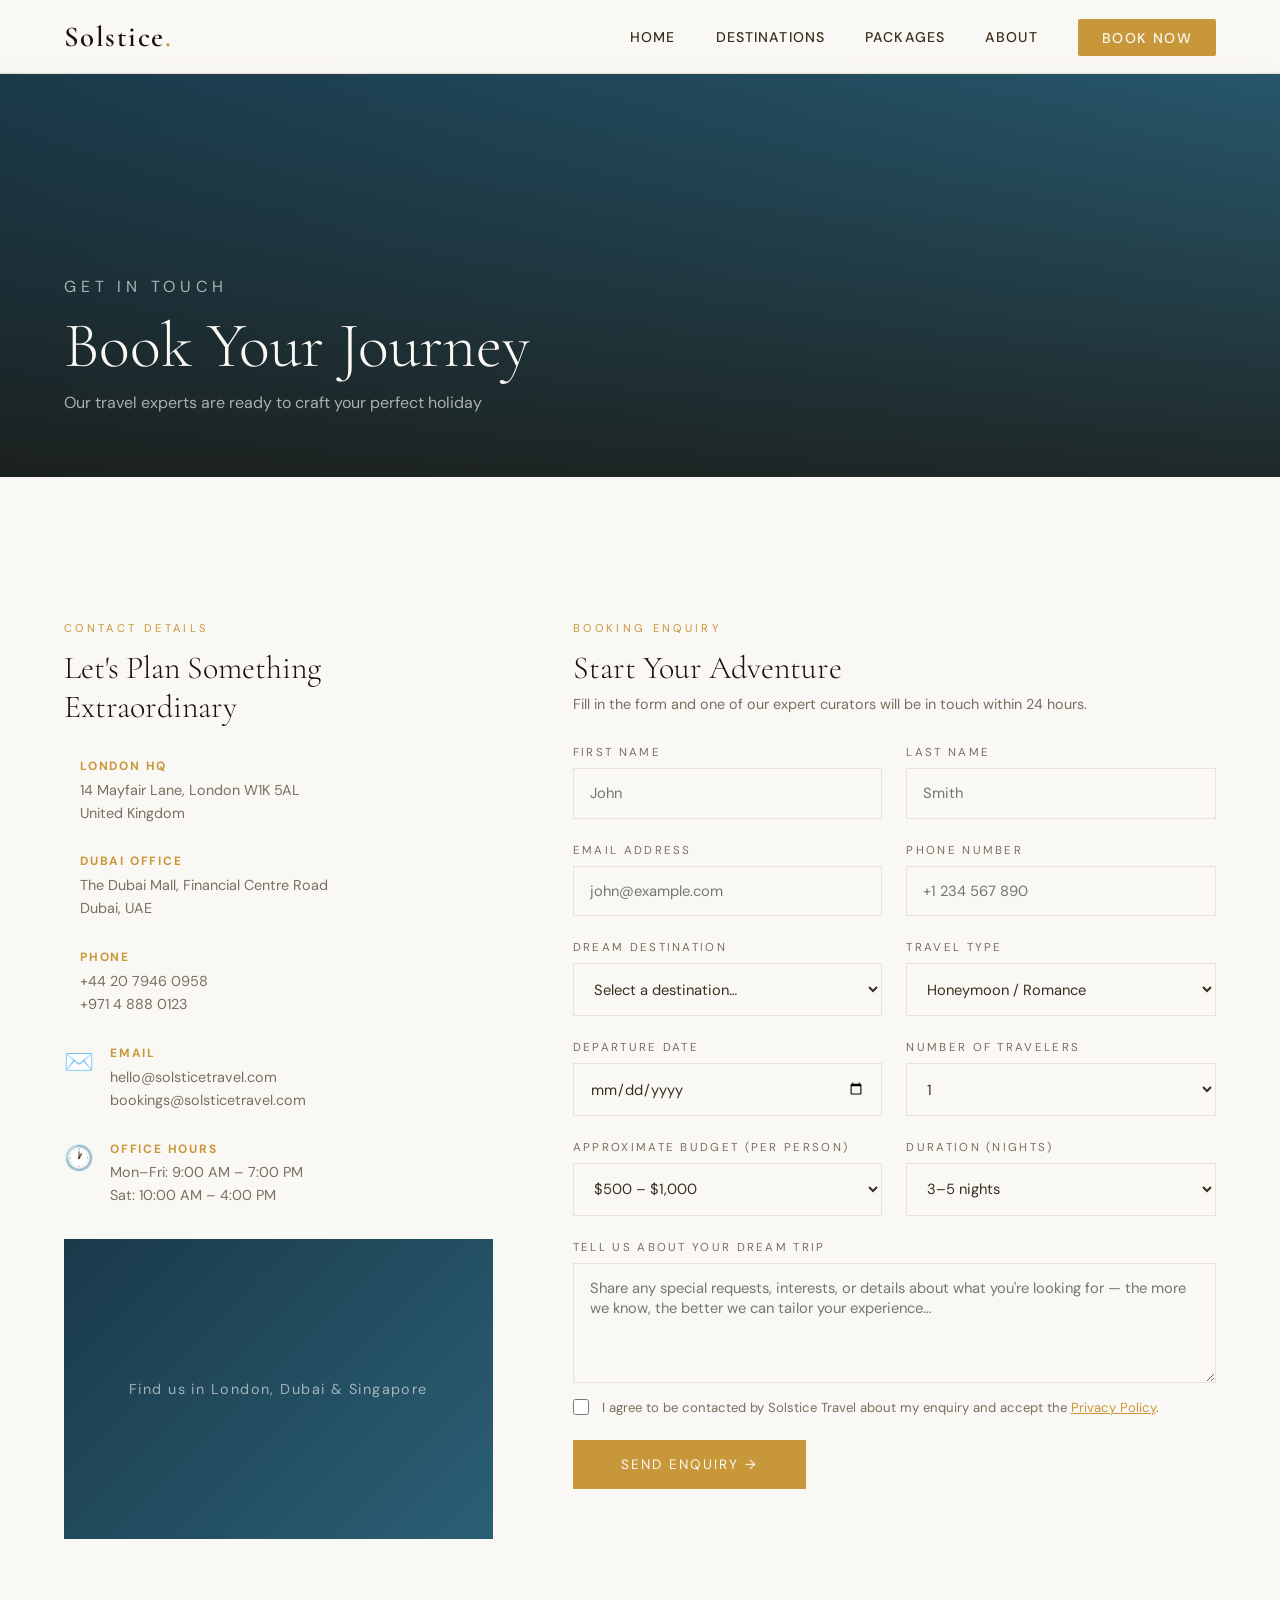
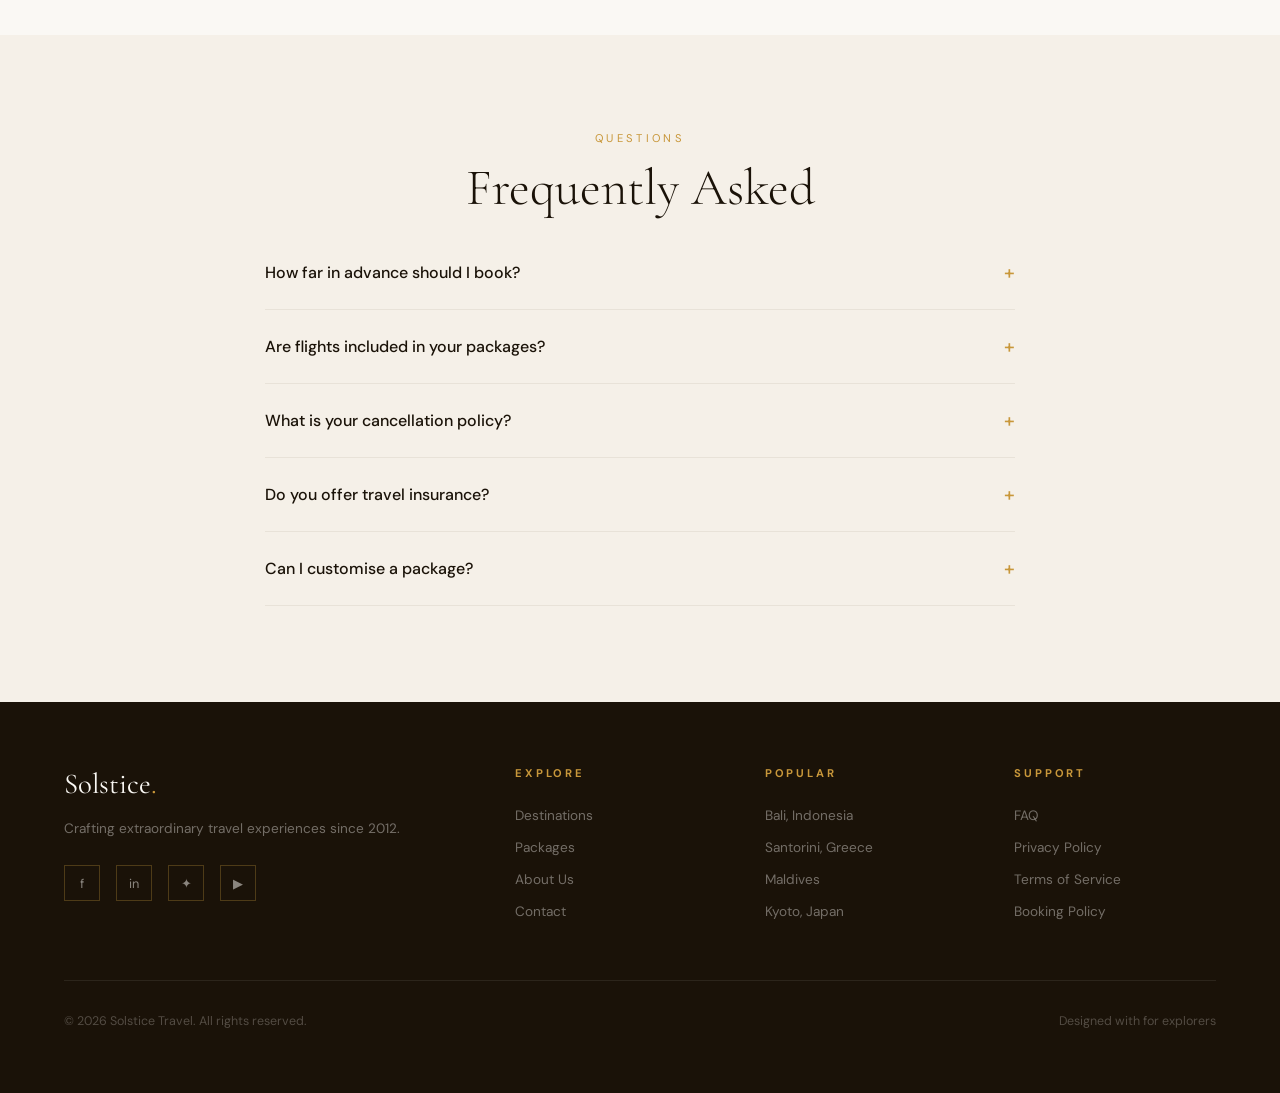
<file: holiday-booking/contact.html>
<!DOCTYPE html>
<html lang="en">
<head>
  <meta charset="UTF-8" />
  <meta name="viewport" content="width=device-width, initial-scale=1.0" />
  <title>Contact & Booking — Solstice Travel</title>
  <link rel="stylesheet" href="css/style.css" />
  <style>
    .success-msg {
      display: none;
      background: var(--sand); border: 1px solid var(--gold);
      border-left: 4px solid var(--gold);
      padding: 1.5rem 2rem; margin-top: 2rem;
    }
    .success-msg h3 {
      font-family: 'Cormorant Garamond', serif;
      font-size: 1.5rem; color: var(--gold); margin-bottom: 0.4rem;
    }
    .success-msg p { font-size: 0.9rem; color: var(--text-light); }
    .map-placeholder {
      width: 100%; height: 300px;
      background: linear-gradient(135deg, #1a3a4a, #2b5f75);
      display: flex; align-items: center; justify-content: center;
      position: relative; overflow: hidden;
    }
    .map-placeholder::after {
      content: ' Find us in London, Dubai & Singapore';
      color: rgba(250,248,244,0.6); font-size: 0.9rem;
      letter-spacing: 0.1em;
    }
    .faq-list { margin-top: 2rem; }
    .faq-item {
      border-bottom: 1px solid var(--mist); overflow: hidden;
    }
    .faq-q {
      width: 100%; text-align: left; background: none; border: none;
      padding: 1.5rem 0; cursor: pointer;
      font-family: 'DM Sans', sans-serif;
      font-size: 1rem; color: var(--deep); font-weight: 500;
      display: flex; justify-content: space-between; align-items: center;
    }
    .faq-q:hover { color: var(--gold); }
    .faq-icon { font-size: 1.2rem; color: var(--gold); transition: transform 0.3s; }
    .faq-item.open .faq-icon { transform: rotate(45deg); }
    .faq-a {
      max-height: 0; overflow: hidden;
      transition: max-height 0.4s ease;
      font-size: 0.9rem; color: var(--text-light); line-height: 1.8;
    }
    .faq-item.open .faq-a { max-height: 200px; padding-bottom: 1.2rem; }
  </style>
</head>
<body>

<nav>
  <a href="index.html" class="nav-logo">Solstice<span>.</span></a>
  <ul class="nav-links">
    <li><a href="index.html">Home</a></li>
    <li><a href="destinations.html">Destinations</a></li>
    <li><a href="packages.html">Packages</a></li>
    <li><a href="about.html">About</a></li>
    <li><a href="contact.html" class="nav-cta">Book Now</a></li>
  </ul>
</nav>

<div class="page-banner">
  <div class="page-banner-bg"></div>
  <div class="page-banner-overlay"></div>
  <div class="page-banner-content">
    <p class="section-label" style="margin-bottom:0.6rem">Get in Touch</p>
    <h1>Book Your Journey</h1>
    <p>Our travel experts are ready to craft your perfect holiday</p>
  </div>
</div>

<section>
  <div class="contact-wrapper">
    <!-- INFO -->
    <div class="fade-in">
      <div class="section-label">Contact Details</div>
      <h2 style="font-family:'Cormorant Garamond',serif; font-size:2rem; font-weight:300; margin-bottom:2rem; color:var(--deep);">Let's Plan Something<br>Extraordinary</h2>

      <div class="contact-item">
        <div class="contact-item-icon"></div>
        <div class="contact-item-text">
          <h4>London HQ</h4>
          <p>14 Mayfair Lane, London W1K 5AL<br>United Kingdom</p>
        </div>
      </div>
      <div class="contact-item">
        <div class="contact-item-icon"></div>
        <div class="contact-item-text">
          <h4>Dubai Office</h4>
          <p>The Dubai Mall, Financial Centre Road<br>Dubai, UAE</p>
        </div>
      </div>
      <div class="contact-item">
        <div class="contact-item-icon"></div>
        <div class="contact-item-text">
          <h4>Phone</h4>
          <p>+44 20 7946 0958<br>+971 4 888 0123</p>
        </div>
      </div>
      <div class="contact-item">
        <div class="contact-item-icon">✉️</div>
        <div class="contact-item-text">
          <h4>Email</h4>
          <p>hello@solsticetravel.com<br>bookings@solsticetravel.com</p>
        </div>
      </div>
      <div class="contact-item">
        <div class="contact-item-icon">🕐</div>
        <div class="contact-item-text">
          <h4>Office Hours</h4>
          <p>Mon–Fri: 9:00 AM – 7:00 PM<br>Sat: 10:00 AM – 4:00 PM</p>
        </div>
      </div>

      <div class="map-placeholder" style="margin-top:2rem;"></div>
    </div>

    <!-- FORM -->
    <div class="fade-in" style="transition-delay:0.2s">
      <div class="section-label">Booking Enquiry</div>
      <h2 style="font-family:'Cormorant Garamond',serif; font-size:2rem; font-weight:300; margin-bottom:0.5rem; color:var(--deep);">Start Your Adventure</h2>
      <p style="color:var(--text-light); margin-bottom:2rem; font-size:0.9rem;">Fill in the form and one of our expert curators will be in touch within 24 hours.</p>

      <div class="form-grid">
        <div class="form-group">
          <label>First Name</label>
          <input type="text" placeholder="John" id="fname" />
        </div>
        <div class="form-group">
          <label>Last Name</label>
          <input type="text" placeholder="Smith" id="lname" />
        </div>
        <div class="form-group">
          <label>Email Address</label>
          <input type="email" placeholder="john@example.com" id="email" />
        </div>
        <div class="form-group">
          <label>Phone Number</label>
          <input type="tel" placeholder="+1 234 567 890" />
        </div>
        <div class="form-group">
          <label>Dream Destination</label>
          <select id="destination">
            <option value="">Select a destination…</option>
            <option>Bali, Indonesia</option>
            <option>Santorini, Greece</option>
            <option>Maldives</option>
            <option>Kyoto, Japan</option>
            <option>Amalfi Coast, Italy</option>
            <option>Machu Picchu, Peru</option>
            <option>Zanzibar, Tanzania</option>
            <option>New Zealand</option>
            <option>Other (specify below)</option>
          </select>
        </div>
        <div class="form-group">
          <label>Travel Type</label>
          <select>
            <option>Honeymoon / Romance</option>
            <option>Family Holiday</option>
            <option>Adventure Trip</option>
            <option>Luxury Retreat</option>
            <option>Solo Travel</option>
            <option>Group Travel</option>
          </select>
        </div>
        <div class="form-group">
          <label>Departure Date</label>
          <input type="date" />
        </div>
        <div class="form-group">
          <label>Number of Travelers</label>
          <select>
            <option>1</option>
            <option>2</option>
            <option>3</option>
            <option>4</option>
            <option>5+</option>
          </select>
        </div>
        <div class="form-group">
          <label>Approximate Budget (per person)</label>
          <select>
            <option>$500 – $1,000</option>
            <option>$1,000 – $2,000</option>
            <option>$2,000 – $3,500</option>
            <option>$3,500 – $5,000</option>
            <option>$5,000+</option>
          </select>
        </div>
        <div class="form-group">
          <label>Duration (nights)</label>
          <select>
            <option>3–5 nights</option>
            <option>6–8 nights</option>
            <option>9–12 nights</option>
            <option>13–20 nights</option>
            <option>21+ nights</option>
          </select>
        </div>
        <div class="form-group full">
          <label>Tell Us About Your Dream Trip</label>
          <textarea placeholder="Share any special requests, interests, or details about what you're looking for — the more we know, the better we can tailor your experience…"></textarea>
        </div>
      </div>

      <div style="margin-top:1rem; display:flex; align-items:center; gap:0.8rem; margin-bottom:1rem;">
        <input type="checkbox" id="consent" style="width:16px;height:16px;accent-color:var(--gold);" />
        <label for="consent" style="font-size:0.82rem; color:var(--text-light);">I agree to be contacted by Solstice Travel about my enquiry and accept the <a href="#" style="color:var(--gold);">Privacy Policy</a>.</label>
      </div>

      <button class="btn-submit" onclick="submitForm()">Send Enquiry →</button>

      <div class="success-msg" id="successMsg">
        <h3>Enquiry Received! ✦</h3>
        <p>Thank you for reaching out. One of our travel curators will contact you within 24 hours to begin crafting your perfect journey.</p>
      </div>
    </div>
  </div>
</section>

<!-- FAQ -->
<section style="background:var(--sand);">
  <div class="text-center">
    <div class="section-label fade-in">Questions</div>
    <h2 class="section-title fade-in">Frequently Asked</h2>
  </div>

  <div class="faq-list fade-in" style="max-width:750px; margin:0 auto;">
    <div class="faq-item">
      <button class="faq-q" onclick="toggleFaq(this)">
        How far in advance should I book? <span class="faq-icon">+</span>
      </button>
      <div class="faq-a">We recommend booking at least 3–6 months in advance for peak season destinations. However, we can often accommodate last-minute requests — just reach out and we'll do our best.</div>
    </div>
    <div class="faq-item">
      <button class="faq-q" onclick="toggleFaq(this)">
        Are flights included in your packages? <span class="faq-icon">+</span>
      </button>
      <div class="faq-a">Most of our packages include return flights from major hub cities. If your departure city isn't covered, we'll quote flights separately at competitive rates through our airline partners.</div>
    </div>
    <div class="faq-item">
      <button class="faq-q" onclick="toggleFaq(this)">
        What is your cancellation policy? <span class="faq-icon">+</span>
      </button>
      <div class="faq-a">Cancellations made more than 60 days before departure receive a full refund. Between 30–60 days, a 50% refund applies. Within 30 days, packages are non-refundable but may be rescheduled subject to availability.</div>
    </div>
    <div class="faq-item">
      <button class="faq-q" onclick="toggleFaq(this)">
        Do you offer travel insurance? <span class="faq-icon">+</span>
      </button>
      <div class="faq-a">Yes. We partner with top-rated insurers to offer comprehensive travel insurance covering medical emergencies, cancellations, lost luggage, and more. We strongly recommend all travelers take out cover.</div>
    </div>
    <div class="faq-item">
      <button class="faq-q" onclick="toggleFaq(this)">
        Can I customise a package? <span class="faq-icon">+</span>
      </button>
      <div class="faq-a">Absolutely — in fact, most of our clients prefer bespoke itineraries. Tell us your budget, interests, and travel style, and we'll design something completely unique for you.</div>
    </div>
  </div>
</section>

<!-- FOOTER -->
<footer>
  <div class="footer-grid">
    <div>
      <div class="footer-logo">Solstice<span>.</span></div>
      <p class="footer-desc">Crafting extraordinary travel experiences since 2012.</p>
      <div class="footer-social">
        <a class="social-btn" href="#">f</a>
        <a class="social-btn" href="#">in</a>
        <a class="social-btn" href="#">✦</a>
        <a class="social-btn" href="#">▶</a>
      </div>
    </div>
    <div class="footer-col">
      <h4>Explore</h4>
      <ul>
        <li><a href="destinations.html">Destinations</a></li>
        <li><a href="packages.html">Packages</a></li>
        <li><a href="about.html">About Us</a></li>
        <li><a href="contact.html">Contact</a></li>
      </ul>
    </div>
    <div class="footer-col">
      <h4>Popular</h4>
      <ul>
        <li><a href="#">Bali, Indonesia</a></li>
        <li><a href="#">Santorini, Greece</a></li>
        <li><a href="#">Maldives</a></li>
        <li><a href="#">Kyoto, Japan</a></li>
      </ul>
    </div>
    <div class="footer-col">
      <h4>Support</h4>
      <ul>
        <li><a href="#">FAQ</a></li>
        <li><a href="#">Privacy Policy</a></li>
        <li><a href="#">Terms of Service</a></li>
        <li><a href="#">Booking Policy</a></li>
      </ul>
    </div>
  </div>
  <div class="footer-bottom">
    <p>© 2026 Solstice Travel. All rights reserved.</p>
    <p>Designed with  for explorers</p>
  </div>
</footer>

<script src="js/main.js"></script>
<script>
function submitForm() {
  const fname = document.getElementById('fname').value;
  const email = document.getElementById('email').value;
  if (!fname || !email) {
    alert('Please fill in your name and email address.');
    return;
  }
  document.getElementById('successMsg').style.display = 'block';
  document.querySelector('.btn-submit').disabled = true;
  document.querySelector('.btn-submit').textContent = 'Enquiry Sent ✓';
  document.querySelector('.btn-submit').style.background = 'var(--ocean)';
  document.getElementById('successMsg').scrollIntoView({ behavior: 'smooth' });
}

function toggleFaq(btn) {
  const item = btn.closest('.faq-item');
  const isOpen = item.classList.contains('open');
  document.querySelectorAll('.faq-item').forEach(i => i.classList.remove('open'));
  if (!isOpen) item.classList.add('open');
}
</script>
</body>
</html>
</file>
<file: holiday-booking/css/style.css>
@import url('https://fonts.googleapis.com/css2?family=Cormorant+Garamond:ital,wght@0,300;0,400;0,600;1,300;1,400&family=DM+Sans:wght@300;400;500&display=swap');

:root {
  --sand: #f5f0e8;
  --deep: #1a1208;
  --gold: #c8973a;
  --gold-light: #e8c07a;
  --terra: #8b4a2f;
  --ocean: #2b5f75;
  --mist: #e8e2d8;
  --white: #faf8f4;
  --text: #3a2e1e;
  --text-light: #7a6e5e;
}

* { margin: 0; padding: 0; box-sizing: border-box; }

html { scroll-behavior: smooth; }

body {
  font-family: 'DM Sans', sans-serif;
  background: var(--white);
  color: var(--text);
  overflow-x: hidden;
}

/* ---- NAV ---- */
nav {
  position: fixed; top: 0; width: 100%; z-index: 100;
  display: flex; align-items: center; justify-content: space-between;
  padding: 1.2rem 4rem;
  background: rgba(250,248,244,0.92);
  backdrop-filter: blur(12px);
  border-bottom: 1px solid rgba(200,151,58,0.15);
  transition: all 0.3s ease;
}

.nav-logo {
  font-family: 'Cormorant Garamond', serif;
  font-size: 1.8rem; font-weight: 600; letter-spacing: 0.05em;
  color: var(--deep); text-decoration: none;
}
.nav-logo span { color: var(--gold); }

.nav-links { display: flex; gap: 2.5rem; list-style: none; }
.nav-links a {
  text-decoration: none; color: var(--text); font-size: 0.88rem;
  font-weight: 500; letter-spacing: 0.08em; text-transform: uppercase;
  position: relative; padding-bottom: 2px;
  transition: color 0.3s;
}
.nav-links a::after {
  content: ''; position: absolute; bottom: 0; left: 0;
  width: 0; height: 1px; background: var(--gold);
  transition: width 0.3s ease;
}
.nav-links a:hover { color: var(--gold); }
.nav-links a:hover::after { width: 100%; }
.nav-links a.active { color: var(--gold); }
.nav-links a.active::after { width: 100%; }

.nav-cta {
  background: var(--gold); color: var(--white) !important;
  padding: 0.6rem 1.5rem !important; border-radius: 2px;
  letter-spacing: 0.1em !important;
}
.nav-cta::after { display: none !important; }
.nav-cta:hover { background: var(--terra) !important; color: var(--white) !important; }

/* ---- HERO ---- */
.hero {
  min-height: 100vh;
  position: relative;
  display: flex; align-items: center;
  overflow: hidden;
}

.hero-bg {
  position: absolute; inset: 0;
  background: linear-gradient(135deg, #1a3a4a 0%, #2b5f75 40%, #1a2a1a 100%);
}

.hero-overlay {
  position: absolute; inset: 0;
  background: url("data:image/svg+xml,%3Csvg width='60' height='60' viewBox='0 0 60 60' xmlns='http://www.w3.org/2000/svg'%3E%3Cg fill='none' fill-rule='evenodd'%3E%3Cg fill='%23c8973a' fill-opacity='0.04'%3E%3Cpath d='M36 34v-4h-2v4h-4v2h4v4h2v-4h4v-2h-4zm0-30V0h-2v4h-4v2h4v4h2V6h4V4h-4zM6 34v-4H4v4H0v2h4v4h2v-4h4v-2H6zM6 4V0H4v4H0v2h4v4h2V6h4V4H6z'/%3E%3C/g%3E%3C/g%3E%3C/svg%3E");
}

.hero-content {
  position: relative; z-index: 2;
  padding: 0 4rem; max-width: 800px;
  animation: fadeUp 1.2s ease both;
}

.hero-label {
  font-size: 0.75rem; letter-spacing: 0.3em; text-transform: uppercase;
  color: var(--gold-light); margin-bottom: 1.5rem;
  display: flex; align-items: center; gap: 1rem;
}
.hero-label::before {
  content: ''; display: block; width: 3rem; height: 1px; background: var(--gold);
}

.hero h1 {
  font-family: 'Cormorant Garamond', serif;
  font-size: clamp(3.5rem, 8vw, 7rem);
  font-weight: 300; line-height: 1.0;
  color: var(--white); margin-bottom: 1.5rem;
}
.hero h1 em { font-style: italic; color: var(--gold-light); }

.hero p {
  font-size: 1.1rem; color: rgba(250,248,244,0.7);
  line-height: 1.8; max-width: 500px; margin-bottom: 3rem;
}

.hero-btns { display: flex; gap: 1.5rem; flex-wrap: wrap; }

.btn-primary {
  display: inline-block; padding: 1rem 2.5rem;
  background: var(--gold); color: var(--white);
  text-decoration: none; font-size: 0.85rem;
  letter-spacing: 0.12em; text-transform: uppercase;
  border: 1px solid var(--gold); transition: all 0.3s;
}
.btn-primary:hover { background: transparent; color: var(--gold-light); }

.btn-outline {
  display: inline-block; padding: 1rem 2.5rem;
  background: transparent; color: var(--white);
  text-decoration: none; font-size: 0.85rem;
  letter-spacing: 0.12em; text-transform: uppercase;
  border: 1px solid rgba(250,248,244,0.4); transition: all 0.3s;
}
.btn-outline:hover { border-color: var(--gold-light); color: var(--gold-light); }

.hero-stats {
  position: absolute; bottom: 4rem; right: 4rem;
  display: flex; gap: 3rem;
  animation: fadeUp 1.4s 0.3s ease both;
}
.stat { text-align: center; }
.stat-num {
  font-family: 'Cormorant Garamond', serif;
  font-size: 2.5rem; font-weight: 300; color: var(--gold-light);
  display: block;
}
.stat-label {
  font-size: 0.7rem; letter-spacing: 0.2em; text-transform: uppercase;
  color: rgba(250,248,244,0.5);
}

/* ---- SEARCH BAR ---- */
.search-bar {
  position: absolute; bottom: -2.5rem; left: 50%;
  transform: translateX(-50%);
  width: 90%; max-width: 900px; z-index: 10;
  background: var(--white);
  box-shadow: 0 20px 60px rgba(26,18,8,0.15);
  display: flex; border-top: 3px solid var(--gold);
}

.search-field {
  flex: 1; padding: 1.5rem 2rem;
  border-right: 1px solid var(--mist);
  cursor: pointer; transition: background 0.2s;
}
.search-field:hover { background: var(--sand); }
.search-field label {
  display: block; font-size: 0.65rem;
  letter-spacing: 0.2em; text-transform: uppercase;
  color: var(--gold); margin-bottom: 0.3rem;
}
.search-field input, .search-field select {
  width: 100%; border: none; background: transparent;
  font-family: 'DM Sans', sans-serif;
  font-size: 0.95rem; color: var(--text);
  outline: none; cursor: pointer;
}

.search-btn {
  padding: 1.5rem 2.5rem;
  background: var(--gold); color: var(--white);
  border: none; cursor: pointer;
  font-family: 'DM Sans', sans-serif;
  font-size: 0.8rem; letter-spacing: 0.15em;
  text-transform: uppercase; transition: background 0.3s;
  white-space: nowrap;
}
.search-btn:hover { background: var(--terra); }

/* ---- SECTIONS ---- */
section { padding: 6rem 4rem; }

.section-label {
  font-size: 0.7rem; letter-spacing: 0.3em; text-transform: uppercase;
  color: var(--gold); margin-bottom: 0.8rem;
}
.section-title {
  font-family: 'Cormorant Garamond', serif;
  font-size: clamp(2rem, 4vw, 3.2rem);
  font-weight: 300; line-height: 1.2; margin-bottom: 1rem;
  color: var(--deep);
}
.section-sub {
  font-size: 1rem; color: var(--text-light);
  line-height: 1.8; max-width: 500px;
}

/* ---- DESTINATIONS GRID ---- */
.dest-grid {
  display: grid;
  grid-template-columns: 2fr 1fr 1fr;
  grid-template-rows: 300px 300px;
  gap: 1rem; margin-top: 3rem;
}

.dest-card {
  position: relative; overflow: hidden; cursor: pointer;
  text-decoration: none;
}
.dest-card:first-child { grid-row: 1 / 3; }

.dest-img {
  width: 100%; height: 100%;
  object-fit: cover;
  transition: transform 0.6s ease;
}

.dest-card:hover .dest-img { transform: scale(1.05); }

.dest-overlay {
  position: absolute; inset: 0;
  background: linear-gradient(to top, rgba(26,18,8,0.8) 0%, transparent 60%);
  transition: opacity 0.3s;
}

.dest-info {
  position: absolute; bottom: 0; left: 0; right: 0;
  padding: 2rem;
}
.dest-info h3 {
  font-family: 'Cormorant Garamond', serif;
  font-size: 1.6rem; font-weight: 400;
  color: var(--white); margin-bottom: 0.3rem;
}
.dest-info p {
  font-size: 0.8rem; color: rgba(250,248,244,0.7);
  letter-spacing: 0.1em;
}

.dest-tag {
  position: absolute; top: 1.2rem; right: 1.2rem;
  background: var(--gold); color: var(--white);
  font-size: 0.65rem; letter-spacing: 0.15em;
  text-transform: uppercase; padding: 0.3rem 0.8rem;
}

/* ---- PACKAGES ---- */
.packages-grid {
  display: grid; grid-template-columns: repeat(3, 1fr);
  gap: 2rem; margin-top: 3rem;
}

.pkg-card {
  background: var(--white); border: 1px solid var(--mist);
  overflow: hidden; transition: transform 0.3s, box-shadow 0.3s;
  text-decoration: none; color: inherit; display: block;
}
.pkg-card:hover { transform: translateY(-5px); box-shadow: 0 20px 50px rgba(26,18,8,0.1); }

.pkg-img-wrap { position: relative; height: 220px; overflow: hidden; }
.pkg-img { width: 100%; height: 100%; object-fit: cover; transition: transform 0.5s; }
.pkg-card:hover .pkg-img { transform: scale(1.06); }

.pkg-badge {
  position: absolute; top: 1rem; left: 1rem;
  background: var(--terra); color: var(--white);
  font-size: 0.65rem; letter-spacing: 0.15em;
  text-transform: uppercase; padding: 0.3rem 0.8rem;
}

.pkg-body { padding: 1.8rem; }
.pkg-body h3 {
  font-family: 'Cormorant Garamond', serif;
  font-size: 1.5rem; font-weight: 400;
  margin-bottom: 0.6rem; color: var(--deep);
}
.pkg-meta {
  display: flex; gap: 1.5rem;
  font-size: 0.78rem; color: var(--text-light);
  margin-bottom: 1rem;
}
.pkg-meta span { display: flex; align-items: center; gap: 0.3rem; }
.pkg-desc {
  font-size: 0.88rem; color: var(--text-light);
  line-height: 1.7; margin-bottom: 1.5rem;
}
.pkg-footer {
  display: flex; align-items: center; justify-content: space-between;
  border-top: 1px solid var(--mist); padding-top: 1.2rem;
}
.pkg-price {
  font-family: 'Cormorant Garamond', serif;
  font-size: 1.6rem; color: var(--gold);
}
.pkg-price small {
  font-family: 'DM Sans', sans-serif;
  font-size: 0.75rem; color: var(--text-light);
}

.btn-sm {
  padding: 0.5rem 1.2rem;
  background: var(--deep); color: var(--white);
  font-size: 0.75rem; letter-spacing: 0.12em;
  text-transform: uppercase; border: none;
  cursor: pointer; text-decoration: none;
  display: inline-block; transition: background 0.3s;
}
.btn-sm:hover { background: var(--gold); }

/* ---- FEATURES ---- */
.features-grid {
  display: grid; grid-template-columns: repeat(4, 1fr);
  gap: 2rem; margin-top: 3rem;
}

.feature {
  text-align: center; padding: 2.5rem 1.5rem;
  border: 1px solid var(--mist); transition: border-color 0.3s;
}
.feature:hover { border-color: var(--gold); }

.feature-icon {
  font-size: 2.5rem; margin-bottom: 1.2rem; display: block;
}
.feature h3 {
  font-family: 'Cormorant Garamond', serif;
  font-size: 1.3rem; font-weight: 400;
  margin-bottom: 0.8rem; color: var(--deep);
}
.feature p {
  font-size: 0.85rem; color: var(--text-light);
  line-height: 1.7;
}

/* ---- TESTIMONIALS ---- */
.testimonials-bg {
  background: var(--deep);
  padding: 6rem 4rem;
}
.testimonials-bg .section-title { color: var(--white); }
.testimonials-bg .section-label { color: var(--gold); }

.testi-grid {
  display: grid; grid-template-columns: repeat(3, 1fr);
  gap: 2rem; margin-top: 3rem;
}

.testi-card {
  background: rgba(250,248,244,0.05);
  border: 1px solid rgba(200,151,58,0.2);
  padding: 2rem;
}

.testi-stars { color: var(--gold); font-size: 0.9rem; margin-bottom: 1rem; }
.testi-text {
  font-family: 'Cormorant Garamond', serif;
  font-size: 1.1rem; font-style: italic;
  color: rgba(250,248,244,0.85); line-height: 1.7;
  margin-bottom: 1.5rem;
}
.testi-author {
  display: flex; align-items: center; gap: 1rem;
}
.testi-avatar {
  width: 44px; height: 44px; border-radius: 50%;
  background: var(--gold); display: flex;
  align-items: center; justify-content: center;
  font-family: 'Cormorant Garamond', serif;
  font-size: 1.1rem; color: var(--white);
}
.testi-name {
  font-size: 0.88rem; color: var(--white); font-weight: 500;
}
.testi-loc {
  font-size: 0.75rem; color: rgba(250,248,244,0.4); letter-spacing: 0.1em;
}

/* ---- GALLERY ---- */
.gallery-grid {
  display: grid;
  grid-template-columns: repeat(4, 1fr);
  grid-auto-rows: 200px;
  gap: 0.75rem; margin-top: 2rem;
}
.gallery-item {
  overflow: hidden; position: relative;
}
.gallery-item:nth-child(1) { grid-column: span 2; grid-row: span 2; }
.gallery-item:nth-child(4) { grid-column: span 2; }

.gallery-item img {
  width: 100%; height: 100%; object-fit: cover;
  transition: transform 0.6s ease;
}
.gallery-item:hover img { transform: scale(1.08); }

/* ---- FORM ---- */
.form-grid {
  display: grid; grid-template-columns: 1fr 1fr;
  gap: 1.5rem; margin-top: 2rem;
}
.form-group { display: flex; flex-direction: column; gap: 0.5rem; }
.form-group.full { grid-column: span 2; }
.form-group label {
  font-size: 0.72rem; letter-spacing: 0.2em;
  text-transform: uppercase; color: var(--text-light);
}
.form-group input,
.form-group select,
.form-group textarea {
  padding: 0.9rem 1rem;
  border: 1px solid var(--mist);
  background: var(--white);
  font-family: 'DM Sans', sans-serif;
  font-size: 0.92rem; color: var(--text);
  outline: none; transition: border-color 0.3s;
}
.form-group input:focus,
.form-group select:focus,
.form-group textarea:focus { border-color: var(--gold); }
.form-group textarea { resize: vertical; min-height: 120px; }

.btn-submit {
  padding: 1rem 3rem;
  background: var(--gold); color: var(--white);
  border: none; cursor: pointer;
  font-family: 'DM Sans', sans-serif;
  font-size: 0.85rem; letter-spacing: 0.15em;
  text-transform: uppercase; transition: background 0.3s;
  margin-top: 0.5rem;
}
.btn-submit:hover { background: var(--terra); }

/* ---- FOOTER ---- */
footer {
  background: var(--deep);
  padding: 4rem;
}

.footer-grid {
  display: grid; grid-template-columns: 2fr 1fr 1fr 1fr;
  gap: 3rem; margin-bottom: 3rem;
}

.footer-logo {
  font-family: 'Cormorant Garamond', serif;
  font-size: 1.8rem; color: var(--white); margin-bottom: 1rem;
}
.footer-logo span { color: var(--gold); }
.footer-desc {
  font-size: 0.85rem; color: rgba(250,248,244,0.4);
  line-height: 1.8; margin-bottom: 1.5rem;
}
.footer-social { display: flex; gap: 1rem; }
.social-btn {
  width: 36px; height: 36px;
  border: 1px solid rgba(200,151,58,0.3);
  display: flex; align-items: center; justify-content: center;
  color: rgba(250,248,244,0.5); text-decoration: none;
  font-size: 0.8rem; transition: all 0.3s;
}
.social-btn:hover { border-color: var(--gold); color: var(--gold); }

.footer-col h4 {
  font-size: 0.7rem; letter-spacing: 0.25em;
  text-transform: uppercase; color: var(--gold);
  margin-bottom: 1.5rem;
}
.footer-col ul { list-style: none; }
.footer-col ul li { margin-bottom: 0.7rem; }
.footer-col ul a {
  text-decoration: none; color: rgba(250,248,244,0.4);
  font-size: 0.85rem; transition: color 0.3s;
}
.footer-col ul a:hover { color: var(--gold-light); }

.footer-bottom {
  border-top: 1px solid rgba(250,248,244,0.08);
  padding-top: 2rem;
  display: flex; justify-content: space-between; align-items: center;
}
.footer-bottom p {
  font-size: 0.78rem; color: rgba(250,248,244,0.25);
}

/* ---- PAGE BANNER ---- */
.page-banner {
  height: 45vh; min-height: 320px;
  position: relative; display: flex;
  align-items: flex-end; padding: 4rem;
  margin-top: 72px;
}

.page-banner-bg {
  position: absolute; inset: 0;
  background: linear-gradient(135deg, #1a3a4a, #2b5f75);
}
.page-banner-overlay {
  position: absolute; inset: 0;
  background: linear-gradient(to top, rgba(26,18,8,0.7), transparent);
}
.page-banner-content { position: relative; z-index: 1; }
.page-banner h1 {
  font-family: 'Cormorant Garamond', serif;
  font-size: clamp(2.5rem, 5vw, 4rem);
  font-weight: 300; color: var(--white);
  margin-bottom: 0.5rem;
}
.page-banner p {
  color: rgba(250,248,244,0.65); font-size: 1rem;
}

/* ---- CONTACT PAGE ---- */
.contact-wrapper {
  display: grid; grid-template-columns: 1fr 1.5fr;
  gap: 5rem; margin-top: 3rem;
}

.contact-info h2 {
  font-family: 'Cormorant Garamond', serif;
  font-size: 2rem; font-weight: 300; margin-bottom: 1.5rem;
  color: var(--deep);
}
.contact-item {
  display: flex; gap: 1rem; margin-bottom: 1.8rem;
}
.contact-item-icon {
  font-size: 1.5rem; flex-shrink: 0; margin-top: 0.1rem;
}
.contact-item-text h4 {
  font-size: 0.75rem; letter-spacing: 0.15em;
  text-transform: uppercase; color: var(--gold);
  margin-bottom: 0.3rem;
}
.contact-item-text p {
  font-size: 0.9rem; color: var(--text-light); line-height: 1.6;
}

/* ---- ABOUT ---- */
.about-grid {
  display: grid; grid-template-columns: 1fr 1fr;
  gap: 5rem; align-items: center;
}
.about-img-wrap {
  position: relative; height: 500px;
}
.about-img-main {
  position: absolute; top: 0; left: 0;
  width: 80%; height: 80%;
  object-fit: cover;
}
.about-img-accent {
  position: absolute; bottom: 0; right: 0;
  width: 55%; height: 55%;
  object-fit: cover;
  border: 6px solid var(--white);
}
.about-badge {
  position: absolute; bottom: 30%; left: -2rem;
  background: var(--gold); color: var(--white);
  padding: 1.5rem; text-align: center;
  box-shadow: 0 10px 30px rgba(200,151,58,0.3);
}
.about-badge-num {
  font-family: 'Cormorant Garamond', serif;
  font-size: 2.5rem; display: block;
}
.about-badge-text {
  font-size: 0.7rem; letter-spacing: 0.1em; text-transform: uppercase;
}

/* ---- UTILS ---- */
.text-center { text-align: center; }
.text-center .section-sub { margin: 0 auto; }
.mt-2 { margin-top: 2rem; }
.divider { height: 1px; background: var(--mist); margin: 0 4rem; }

/* ---- ANIMATIONS ---- */
@keyframes fadeUp {
  from { opacity: 0; transform: translateY(30px); }
  to { opacity: 1; transform: translateY(0); }
}

.fade-in {
  opacity: 0; transform: translateY(25px);
  transition: opacity 0.7s ease, transform 0.7s ease;
}
.fade-in.visible { opacity: 1; transform: translateY(0); }

/* ---- RESPONSIVE ---- */
@media (max-width: 900px) {
  nav { padding: 1rem 1.5rem; }
  .nav-links { display: none; }
  section { padding: 4rem 1.5rem; }
  .hero-content { padding: 0 1.5rem; }
  .dest-grid { grid-template-columns: 1fr; grid-template-rows: auto; }
  .dest-card:first-child { grid-row: auto; height: 300px; }
  .packages-grid { grid-template-columns: 1fr; }
  .features-grid { grid-template-columns: 1fr 1fr; }
  .testi-grid { grid-template-columns: 1fr; }
  .gallery-grid { grid-template-columns: 1fr 1fr; }
  .gallery-item:nth-child(1), .gallery-item:nth-child(4) { grid-column: span 1; }
  .footer-grid { grid-template-columns: 1fr 1fr; }
  .contact-wrapper { grid-template-columns: 1fr; }
  .about-grid { grid-template-columns: 1fr; }
  .form-grid { grid-template-columns: 1fr; }
  .form-group.full { grid-column: span 1; }
  .search-bar { flex-direction: column; position: relative; bottom: auto; left: auto; transform: none; width: 100%; }
  .hero-stats { position: relative; bottom: auto; right: auto; margin-top: 3rem; }
}
</file>
